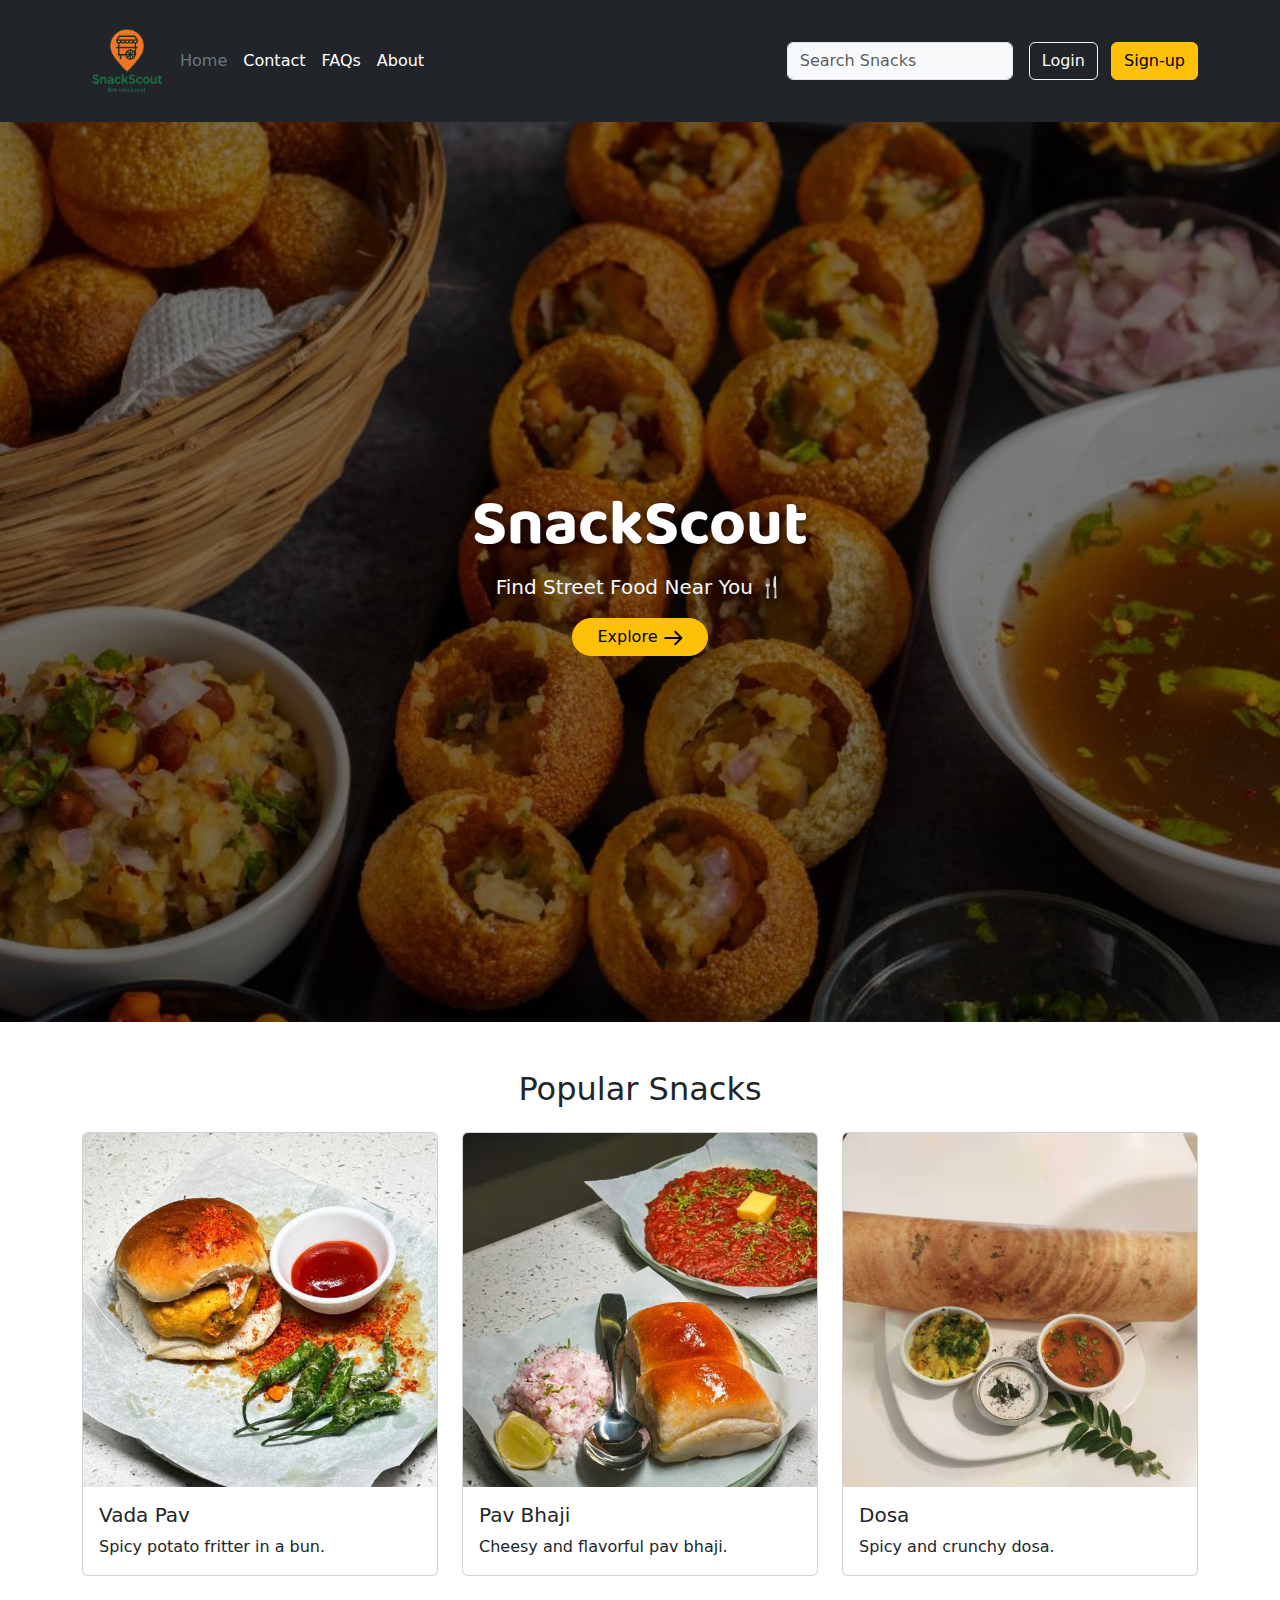
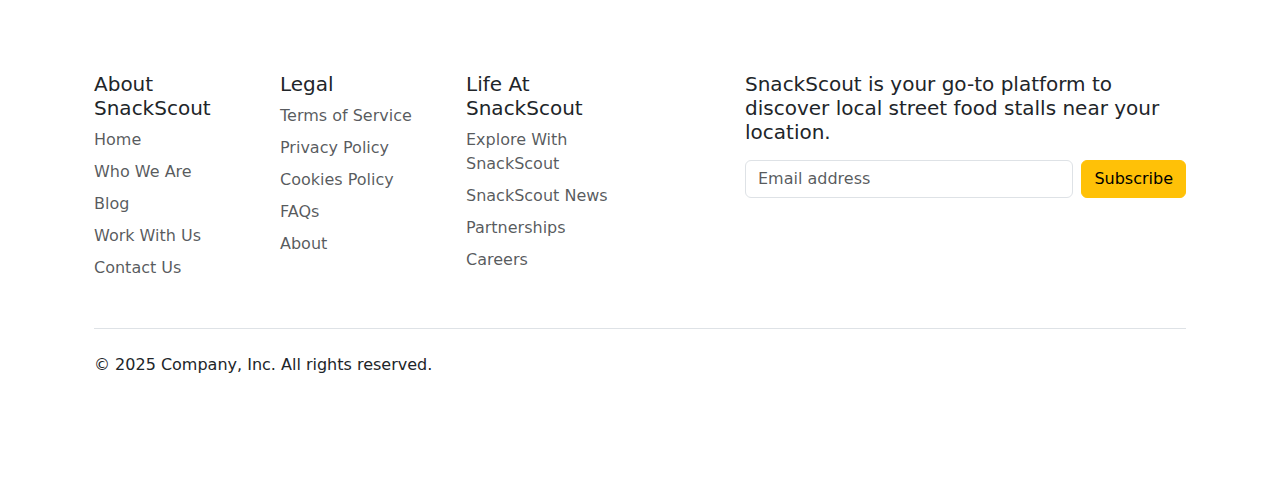
<file: index.html>
<!DOCTYPE html>
<html lang="en">
  <head>
    <meta charset="UTF-8" />
    <meta name="viewport" content="width=device-width, initial-scale=1.0" />
    <title>SnackScout - Home Page</title>

    <!-- Your Custom CSS -->
    <link rel="stylesheet" href="style.css" />

    <!-- Bootstrap 5 (Clean Link, No Integrity Hash Issue) -->
    <link
      href="https://cdn.jsdelivr.net/npm/bootstrap@5.3.3/dist/css/bootstrap.min.css"
      rel="stylesheet"
    />

    <!-- Google Fonts -->
    <link
      href="https://fonts.googleapis.com/css2?family=Baloo+Bhai+2:wght@400;600;700&display=swap"
      rel="stylesheet"
    />
    <link rel="stylesheet" href="https://cdn.jsdelivr.net/npm/bootstrap-icons@1.10.5/font/bootstrap-icons.css">
  </head>


<body>
      <header class="p-3 text-bg-dark">
        <div class="container">
          <div
            class="d-flex flex-wrap align-items-center justify-content-center justify-content-lg-start"
          >
            <a
              href="/"
              class="logo d-flex align-items-center mb-2 mb-lg-0 text-white text-decoration-none"
            >
             <img src="./assets/SnackScout-logo-removebg-preview.png" alt="SnackScout Logo" style="height: 90px;" />
             
            </a>
            <ul
              class="nav col-12 col-lg-auto me-lg-auto mb-2 justify-content-center mb-md-0"
            >
              <li><a href="#" class="nav-link px-2 text-secondary">Home</a></li>
              <li><a href="#" class="nav-link px-2 text-white">Contact</a></li>
              <li><a href="#" class="nav-link px-2 text-white">FAQs</a></li>
              <li><a href="#" class="nav-link px-2 text-white">About</a></li>
            </ul>
            <form class="col-12 col-lg-auto mb-3 mb-lg-0 me-lg-3" role="search">
              <input
                type="search"
                class="form-control form-control-dark text-bg-light"
                placeholder="Search Snacks"
                aria-label="Search"
              />
            </form>
            <div class="text-end">
              <button type="button" class="btn btn-outline-light me-2">
                Login
              </button>
              <button type="button" class="btn btn-warning">Sign-up</button>
            </div>
          </div>
        </div>
      </header>
    <div class="herosection">
      <!-- Hero Section -->
       <section
        class="hero bg-dark text-light text-center d-flex align-items-center"
        style="
          height: 100vh;
          background: url('./assets/Image1_Pani-Puri.jpg') no-repeat center
            center/cover;
        "
      >
      
        <div class="container">
          <h1 class="display-3 fw-bold">SnackScout</h1>
          <p class="lead">Find Street Food Near You 🍴</p>

          <!-- Explore Button -->
          <div class="explorebtn">
            <a
              href="explore.html"
              class="btn btn-warning explore-btn rounded-pill px-4"
            >
              Explore
              <svg
                xmlns="http://www.w3.org/2000/svg"
                width="20"
                height="20"
                fill="currentColor"
                class="arrow-icon"
                viewBox="0 0 16 16"
              >
                <path
                  fill-rule="evenodd"
                  d="M1 8a.75.75 0 0 1 .75-.75h11.19l-3.72-3.72a.75.75 0 1 1 1.06-1.06l5 5a.75.75 0 0 1 0 1.06l-5 5a.75.75 0 1 1-1.06-1.06l3.72-3.72H1.75A.75.75 0 0 1 1 8z"
                />
              </svg>
            </a>
          </div>
        </div>
      </section>
    </div>
    <div class="popular container">
      <section class="snack-section my-5">
        <h2 class="text-center mb-4">Popular Snacks</h2>
        <div class="row">
          <div class="col-md-4">
            <div class="card">
              <img
                src="./assets/img-2_vadapav.jpg"
                class="card-img-top"
                alt="Vada Pav"
              />
              <div class="card-body">
                <h5 class="card-title">Vada Pav</h5>
                <p class="card-text">Spicy potato fritter in a bun.</p>
              </div>
            </div>
          </div>
          <div class="col-md-4">
            <div class="card">
              <img
                src="./assets/img-3_pavbhaji.jpg"
                class="card-img-top"
                alt="Pav Bhaji"
              />
              <div class="card-body">
                <h5 class="card-title">Pav Bhaji</h5>
                <p class="card-text">Cheesy and flavorful pav bhaji.</p>
              </div>
            </div>
          </div>
          <div class="col-md-4">
            <div class="card">
              <img
                src="./assets/img-4_dosa.jpg"
                class="card-img-top"
                alt="Dosa"
              />
              <div class="card-body">
                <h5 class="card-title">Dosa</h5>
                <p class="card-text">Spicy and crunchy dosa.</p>
              </div>
            </div>
          </div>
        </div>
      </section>
    <footer>
      <div class="container"> <footer class="footer py-5">
         <div class="row">
           <div class="col-6 col-md-2 mb-3">
             <h5>About SnackScout</h5> <ul class="nav flex-column">
               <li class="nav-item mb-2">
                <a href="#" class="nav-link p-0 text-body-secondary">Home</a>
              </li> 
              <li class="nav-item mb-2"><a href="#" class="nav-link p-0 text-body-secondary">Who We Are</a>
              </li>
               <li class="nav-item mb-2"><a href="#" class="nav-link p-0 text-body-secondary">Blog</a>
              </li> 
              <li class="nav-item mb-2"><a href="#" class="nav-link p-0 text-body-secondary">Work With Us</a>
              </li>
               <li class="nav-item mb-2"><a href="#" class="nav-link p-0 text-body-secondary">Contact Us</a>
              </li> 
            </ul> 
          </div>
           <div class="col-6 col-md-2 mb-3"> <h5>Legal</h5>
             <ul class="nav flex-column">
               <li class="nav-item mb-2">
                <a href="#" class="nav-link p-0 text-body-secondary">Terms of Service</a>
              </li> 
              <li class="nav-item mb-2">
                <a href="#" class="nav-link p-0 text-body-secondary">Privacy Policy</a>
              </li> 
              <li class="nav-item mb-2">
                <a href="#" class="nav-link p-0 text-body-secondary">Cookies Policy</a>
              </li> 
              <li class="nav-item mb-2"><a href="#" class="nav-link p-0 text-body-secondary">FAQs</a>
              </li> 
              <li class="nav-item mb-2">
                <a href="#" class="nav-link p-0 text-body-secondary">About</a>
              </li>
             </ul>
             </div>
              <div class="col-6 col-md-2 mb-3"> 
                <h5>Life At SnackScout</h5> <ul class="nav flex-column">
                   <li class="nav-item mb-2">
                    <a href="#" class="nav-link p-0 text-body-secondary">Explore With SnackScout</a>
                  </li>
                   <li class="nav-item mb-2">
                    <a href="#" class="nav-link p-0 text-body-secondary">SnackScout News</a>
                  </li> 
                  <li class="nav-item mb-2">
                    <a href="#" class="nav-link p-0 text-body-secondary">Partnerships</a>
                  </li>
                  <li class="nav-item mb-2">
                    <a href="#" class="nav-link p-0 text-body-secondary">Careers</a>
                  </li>
                </ul>
               </div> 
               <div class="col-md-5 offset-md-1 mb-3">
                 <form> 
                   <h5>SnackScout is your go-to platform
                           to discover local street food stalls
                           near your location.</h5> 
                   <p></p> 
                   <div class="d-flex flex-column flex-sm-row w-100 gap-2"> 
                     <label for="newsletter1" class="visually-hidden">Email address</label> 
                     <input id="newsletter1" type="email" class="form-control" placeholder="Email address"> 
                     <button class="btn btn-warning" type="button">Subscribe</button> 
                   </div> 
                 </form> 
               </div> 
             </div> 
             <div class="d-flex flex-column flex-sm-row justify-content-between py-4 my-4 border-top"> 
               <p>© 2025 Company, Inc. All rights reserved.</p> 
               <ul class="list-unstyled d-flex"> 
                 <li class="ms-3"><a class="link-body-emphasis" href="#" aria-label="Instagram"><svg class="bi" width="24" height="24"><use xlink:href="#instagram"></use></svg></a></li> 
                 <li class="ms-3"><a class="link-body-emphasis" href="#" aria-label="Facebook"><svg class="bi" width="24" height="24" aria-hidden="true"><use xlink:href="#facebook"></use></svg></a></li> 
               </ul> 
             </div> 
           </footer> 
         </div>
       </footer>  
     </body>
   </html>
</file>
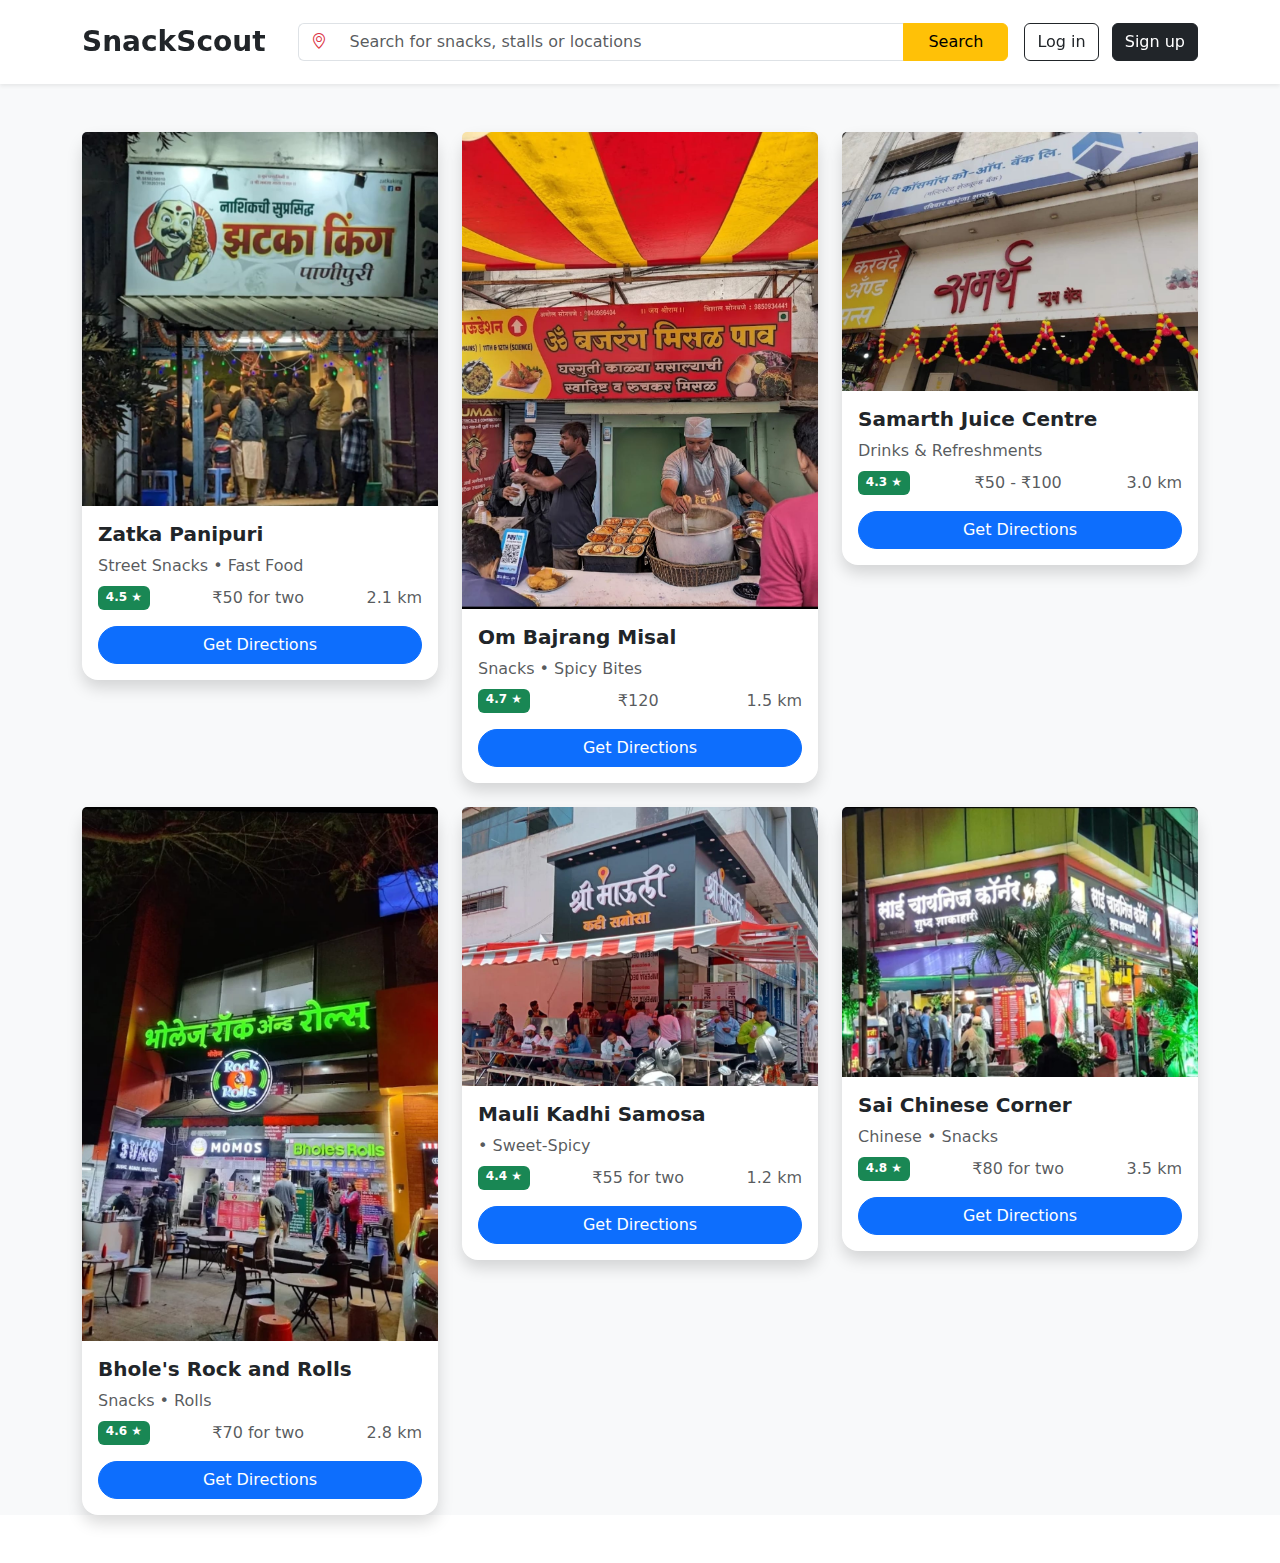
<file: explore.html>
<!DOCTYPE html>
<html lang="en">

<head>
  <meta charset="UTF-8" />
  <meta name="viewport" content="width=device-width, initial-scale=1.0" />
  <title>Explore Snacks - SnackScout</title>
  <!-- Your Custom CSS -->
  <link rel="stylesheet" href="style.css" />

  <!-- Bootstrap 5 (Clean Link, No Integrity Hash Issue) -->
  <link href="https://cdn.jsdelivr.net/npm/bootstrap@5.3.3/dist/css/bootstrap.min.css" rel="stylesheet" />
  <!-- Bootstrap JS (with Popper) -->
  <script src="https://cdn.jsdelivr.net/npm/bootstrap@5.3.3/dist/js/bootstrap.bundle.min.js"></script>


  <!-- Google Fonts -->
  <link href="https://fonts.googleapis.com/css2?family=Baloo+Bhai+2:wght@400;600;700&display=swap" rel="stylesheet" />
  <link rel="stylesheet" href="https://cdn.jsdelivr.net/npm/bootstrap-icons@1.10.5/font/bootstrap-icons.css" />
</head>

<body>
  <div class="bg-light">

  <!-- Navbar -->

    <nav class="navbar bg-white shadow-sm py-3 sticky-top">
      <div class="container d-flex justify-content-between align-items-center">
        <!-- Brand -->
        <a class="navbar-brand fw-bold fs-3 text-dark" href="#">SnackScout</a>
        <!-- Search Bar -->
        <form class="d-flex flex-grow-1 mx-3" role="search">
          <div class="input-group">
            <span class="input-group-text bg-white border-end-0">
              <i class="bi bi-geo-alt text-danger"></i>
            </span>
            <input class="form-control border-start-0 border-end-0" type="search"
              placeholder="Search for snacks, stalls or locations" aria-label="Search">
            <button class="btn btn-warning px-4" type="submit">Search</button>
          </div>
        </form>
        <!-- Login/Signup -->
        <div class="d-none d-md-block">
          <a href="#" class="btn btn-outline-dark me-2">Log in</a>
          <a href="#" class="btn btn-dark">Sign up</a>
        </div>

      </div>
    </nav>


    <!-- Explore Section -->
    <div class="container my-5">
      <div class="row g-4">

        <!-- Card 1 -->
        <div class="col-md-4">
          <div class="card explore-card shadow border-0 rounded-4">
            <div class="img-container">
              <img src="./assets/zatkapanipuri.jpg" alt="Pani Puri Stall" class="card-img-top">
            </div>
            <div class="card-body">
              <h5 class="fw-bold">Zatka Panipuri</h5>
              <p class="text-muted mb-2">Street Snacks • Fast Food</p>
              <div class="d-flex justify-content-between mb-3">
                <span class="badge bg-success">4.5 ★</span>
                <span class="text-muted">₹50 for two</span>
                <span class="text-muted">2.1 km</span>
              </div>
              <a href="https://maps.app.goo.gl/JDo6YNduGAtKt1A77" target="_blank"
                class="btn btn-primary w-100 rounded-pill direction-btn">Get Directions</a>
            </div>
          </div>
        </div>

        <!-- Card 2 -->
        <div class="col-md-4">
          <div class="card explore-card shadow border-0 rounded-4">
            <div class="img-container">
              <img src="./assets/ombajrangmisal.jpg" alt="Om Bajrang Misal  " class="card-img-top">
            </div>
            <div class="card-body">
              <h5 class="fw-bold">Om Bajrang Misal</h5>
              <p class="text-muted mb-2">Snacks • Spicy Bites</p>
              <div class="d-flex justify-content-between mb-3">
                <span class="badge bg-success">4.7 ★</span>
                <span class="text-muted">₹120</span>
                <span class="text-muted">1.5 km</span>
              </div>
              <a href="https://maps.app.goo.gl/RAvYjpbC7Le1u8Z2A" target="_blank"
                class="btn btn-primary w-100 rounded-pill direction-btn">Get Directions</a>
            </div>
          </div>
        </div>

        <!-- Card 3 -->
        <div class="col-md-4">
          <div class="card explore-card shadow border-0 rounded-4">
            <div class="img-container">
              <img src="./assets/samarthjuice.jpg" alt="Samarth Juice Centre" class="card-img-top">
            </div>
            <div class="card-body">
              <h5 class="fw-bold">Samarth Juice Centre</h5>
              <p class="text-muted mb-2">Drinks & Refreshments</p>
              <div class="d-flex justify-content-between mb-3">
                <span class="badge bg-success">4.3 ★</span>
                <span class="text-muted">₹50 - ₹100</span>
                <span class="text-muted">3.0 km</span>
              </div>
              <a href="https://maps.app.goo.gl/nqWVviVzunhGq9S78" target="_blank"
                class="btn btn-primary w-100 rounded-pill direction-btn">Get Directions</a>
            </div>
          </div>
        </div>

        <!-- Card 4 -->
        <div class="col-md-4">
          <div class="card explore-card shadow border-0 rounded-4">
            <div class="img-container">
              <img src="./assets/rock&roll.jpg" alt="Samosa" class="card-img-top">
            </div>
            <div class="card-body">
              <h5 class="fw-bold">Bhole's Rock and Rolls</h5>
              <p class="text-muted mb-2">Snacks • Rolls</p>
              <div class="d-flex justify-content-between mb-3">
                <span class="badge bg-success">4.6 ★</span>
                <span class="text-muted">₹70 for two</span>
                <span class="text-muted">2.8 km</span>
              </div>
              <a href="https://maps.app.goo.gl/u9BewnkUGcmuJpudA" target="_blank"
                class="btn btn-primary w-100 rounded-pill direction-btn">Get Directions</a>
            </div>
          </div>
        </div>

        <!-- Card 5 -->
        <div class="col-md-4">
          <div class="card explore-card shadow border-0 rounded-4">
            <div class="img-container">
              <img src="./assets/maulisamosa.jpg" alt="Mauli Kadhi Samosa" class="card-img-top">
            </div>
            <div class="card-body">
              <h5 class="fw-bold">Mauli Kadhi Samosa</h5>
              <p class="text-muted mb-2">• Sweet-Spicy</p>
              <div class="d-flex justify-content-between mb-3">
                <span class="badge bg-success">4.4 ★</span>
                <span class="text-muted">₹55 for two</span>
                <span class="text-muted">1.2 km</span>
              </div>
              <a href="https://maps.app.goo.gl/wbEY5YWFcoPojZgW6" target="_blank"
                class="btn btn-primary w-100 rounded-pill direction-btn">Get Directions</a>
            </div>
          </div>
        </div>

        <!-- Card 6 -->
        <div class="col-md-4">
          <div class="card explore-card shadow border-0 rounded-4">
            <div class="img-container">
              <img src="./assets/saichines.jpg" alt="Sai Chinese Corner" class="card-img-top">
            </div>
            <div class="card-body">
              <h5 class="fw-bold">Sai Chinese Corner</h5>
              <p class="text-muted mb-2">Chinese • Snacks</p>
              <div class="d-flex justify-content-between mb-3">
                <span class="badge bg-success">4.8 ★</span>
                <span class="text-muted">₹80 for two</span>
                <span class="text-muted">3.5 km</span>
              </div>
              <a href="https://maps.app.goo.gl/CNgREbie6Mdpsbys8" target="_blank"
                class="btn btn-primary w-100 rounded-pill direction-btn">Get Directions</a>
            </div>
          </div>
        </div>

      </div>
    </div>
</body>

</html>
</file>
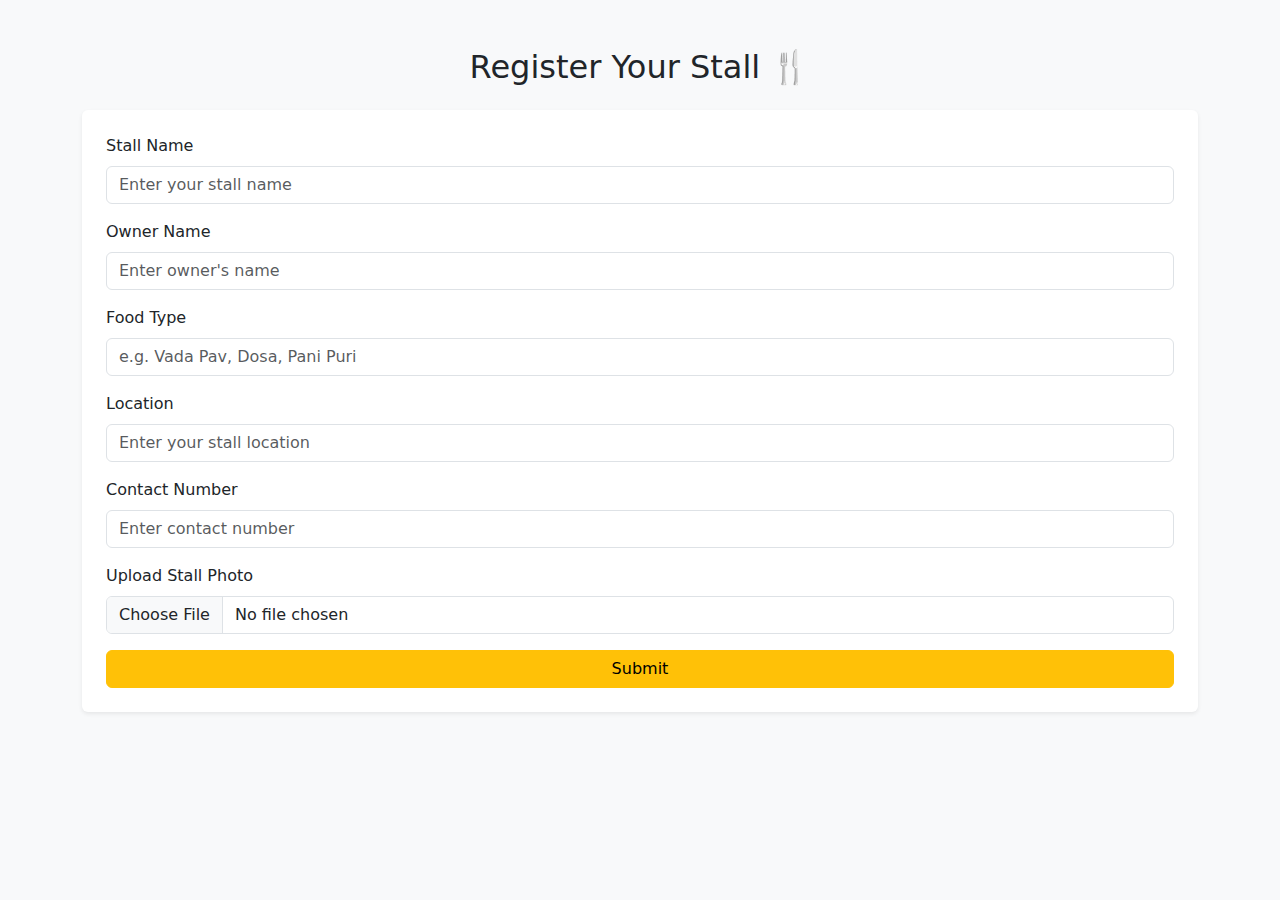
<file: register.html>
<!DOCTYPE html>
<html lang="en">
<head>
  <meta charset="UTF-8">
  <meta name="viewport" content="width=device-width, initial-scale=1.0">
  <title>Register Your Stall - SnackScout</title>
  <link href="https://cdn.jsdelivr.net/npm/bootstrap@5.3.3/dist/css/bootstrap.min.css" rel="stylesheet">
</head>
<body class="bg-light">

  <div class="container my-5">
    <h2 class="text-center mb-4">Register Your Stall 🍴</h2>
    <form id="stallForm" class="bg-white p-4 rounded shadow-sm">
  <div class="mb-3">
    <label class="form-label">Stall Name</label>
    <input type="text" class="form-control" id="stallName" placeholder="Enter your stall name" required>
  </div>

  <div class="mb-3">
    <label class="form-label">Owner Name</label>
    <input type="text" class="form-control" id="ownerName" placeholder="Enter owner's name" required>
  </div>

  <div class="mb-3">
    <label class="form-label">Food Type</label>
    <input type="text" class="form-control" id="foodType" placeholder="e.g. Vada Pav, Dosa, Pani Puri" required>
  </div>

  <div class="mb-3">
    <label class="form-label">Location</label>
    <input type="text" class="form-control" id="location" placeholder="Enter your stall location" required>
  </div>

  <div class="mb-3">
    <label class="form-label">Contact Number</label>
    <input type="text" class="form-control" id="contact" placeholder="Enter contact number" required>
  </div>

  <div class="mb-3">
    <label class="form-label">Upload Stall Photo</label>
    <input type="file" class="form-control" id="photo">
  </div>

  <button type="submit" class="btn btn-warning w-100">Submit</button>
</form>

  </div>
<script src="./register.js"></script>

</body>
</html>
</file>
<file: style.css>
*{
  margin: 0;
  padding: 0;
  box-sizing: border-box;
}
.hero {
  position: relative;
  height: 100vh;
  background: url('img/streetfood-bg.jpg') no-repeat center center/cover;
}
.hero::before {
  content: "";
  position: absolute;
  top: 0; left: 0; right: 0; bottom: 0;
  background: rgba(0,0,0,0.5); /* dark overlay */
}
.hero .container {
  position: relative;
  z-index: 1;
}
h1 {
  font-family: 'Baloo Bhai 2', cursive;
  font-size: 4rem;
}
.hero h1 {
  font-family: 'Baloo Bhai 2', cursive;
  font-weight: 700;
  font-size: 4rem;
  color: #ffffff; /* food vibe yellow */
  text-shadow: 2px 2px 6px rgba(0,0,0,0.6);
}

.explore-btn {
  font-family: 'Baloo Bhai 2', cursive;
  font-weight: 600;
  font-size: 1.2rem;
}
/* Apply background to whole site */
body {
  background-color: #fffaf0;  /* soft cream */
  color: #333;
  font-family: "Baloo Bhai 2", cursive;
  margin: 0;
  padding: 0;
}


/* Popular snacks card section */



/* Explore Button font + style */
.explore-btn {
  font-family: "Baloo Bhai 2", cursive;
  font-size: 1.2rem;
  font-weight: 600;
  transition: all 0.3s ease;
}

.explore-btn:hover {
  background-color: #ffcc66;
  transform: scale(1.05);
}
</file>
